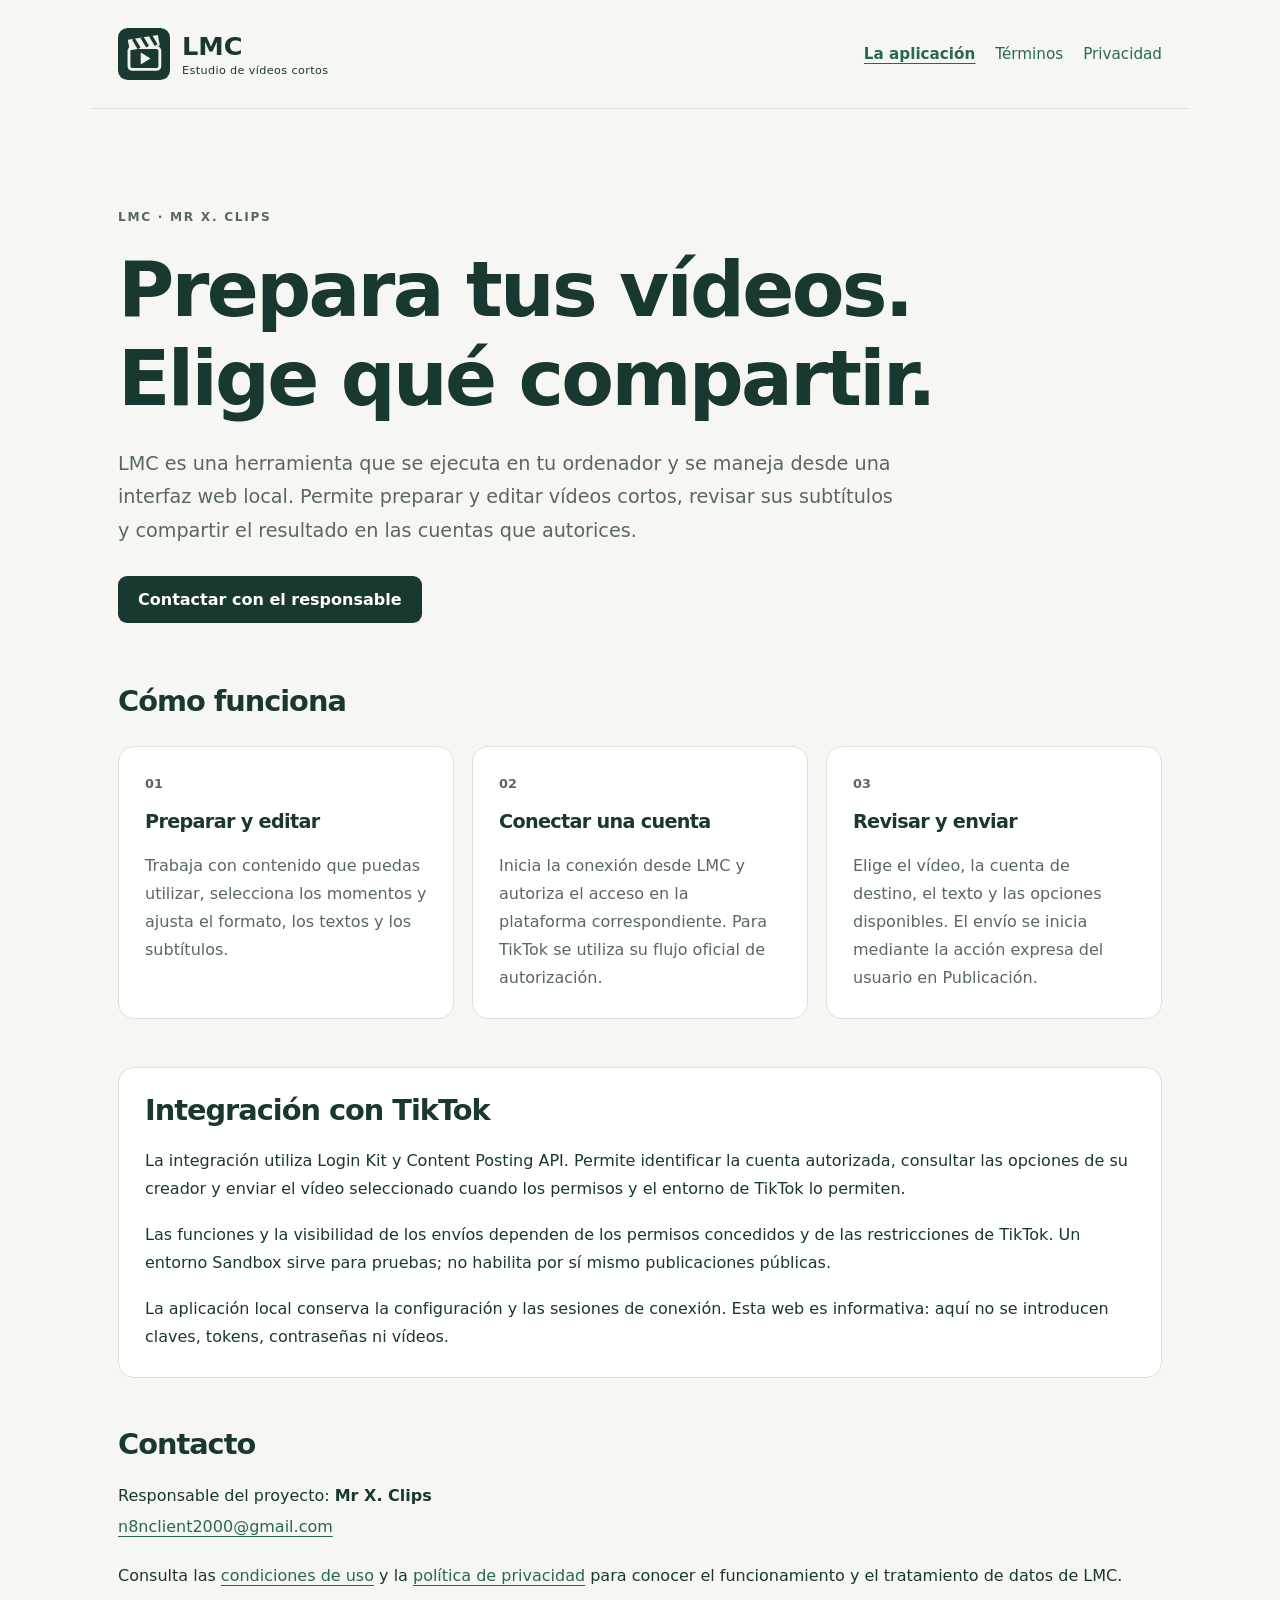
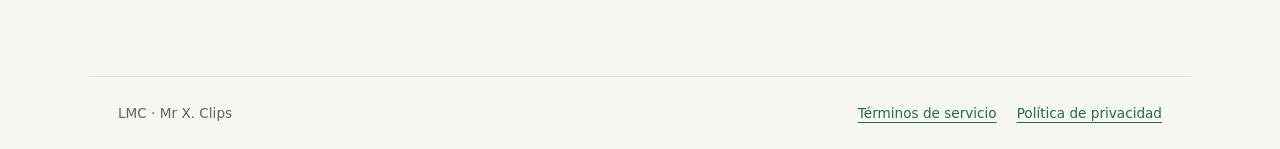
<file: index.html>
<!doctype html>
<html lang="es">
<head>
  <meta charset="utf-8">
  <meta name="viewport" content="width=device-width, initial-scale=1">
  <meta name="description" content="LMC: estudio local para preparar y editar vídeos cortos y compartirlos en cuentas autorizadas.">
  <title>LMC · Estudio de vídeos cortos</title>
  <link rel="icon" href="icon.svg" type="image/svg+xml">
  <link rel="stylesheet" href="styles.css">
</head>
<body>
  <a class="skip" href="#contenido">Ir al contenido</a>
  <header class="site-header">
    <a class="brand" href="index.html"><img src="icon.svg" width="52" height="52" alt=""><span>LMC<small>Estudio de vídeos cortos</small></span></a>
    <nav aria-label="Navegación principal"><a href="index.html" aria-current="page">La aplicación</a><a href="terms.html">Términos</a><a href="privacy.html">Privacidad</a></nav>
  </header>
  <main id="contenido">
    <section class="hero">
      <p class="eyebrow">LMC · Mr X. Clips</p>
      <h1>Prepara tus vídeos.<br>Elige qué compartir.</h1>
      <p class="lead">LMC es una herramienta que se ejecuta en tu ordenador y se maneja desde una interfaz web local. Permite preparar y editar vídeos cortos, revisar sus subtítulos y compartir el resultado en las cuentas que autorices.</p>
      <a class="button" href="mailto:n8nclient2000@gmail.com">Contactar con el responsable</a>
    </section>
    <section aria-labelledby="funciones">
      <h2 id="funciones">Cómo funciona</h2>
      <div class="cards">
        <article><span class="number">01</span><h3>Preparar y editar</h3><p>Trabaja con contenido que puedas utilizar, selecciona los momentos y ajusta el formato, los textos y los subtítulos.</p></article>
        <article><span class="number">02</span><h3>Conectar una cuenta</h3><p>Inicia la conexión desde LMC y autoriza el acceso en la plataforma correspondiente. Para TikTok se utiliza su flujo oficial de autorización.</p></article>
        <article><span class="number">03</span><h3>Revisar y enviar</h3><p>Elige el vídeo, la cuenta de destino, el texto y las opciones disponibles. El envío se inicia mediante la acción expresa del usuario en Publicación.</p></article>
      </div>
    </section>
    <section class="panel" aria-labelledby="tiktok">
      <h2 id="tiktok">Integración con TikTok</h2>
      <p>La integración utiliza Login Kit y Content Posting API. Permite identificar la cuenta autorizada, consultar las opciones de su creador y enviar el vídeo seleccionado cuando los permisos y el entorno de TikTok lo permiten.</p>
      <p>Las funciones y la visibilidad de los envíos dependen de los permisos concedidos y de las restricciones de TikTok. Un entorno Sandbox sirve para pruebas; no habilita por sí mismo publicaciones públicas.</p>
      <p>La aplicación local conserva la configuración y las sesiones de conexión. Esta web es informativa: aquí no se introducen claves, tokens, contraseñas ni vídeos.</p>
    </section>
    <section class="contact" aria-labelledby="contacto">
      <h2 id="contacto">Contacto</h2>
      <address>Responsable del proyecto: <strong>Mr X. Clips</strong><br><a href="mailto:n8nclient2000@gmail.com">n8nclient2000@gmail.com</a></address>
      <p>Consulta las <a href="terms.html">condiciones de uso</a> y la <a href="privacy.html">política de privacidad</a> para conocer el funcionamiento y el tratamiento de datos de LMC.</p>
    </section>
  </main>
  <footer><span>LMC · Mr X. Clips</span><nav aria-label="Información del sitio"><a href="terms.html">Términos de servicio</a><a href="privacy.html">Política de privacidad</a></nav></footer>
</body>
</html>
</file>
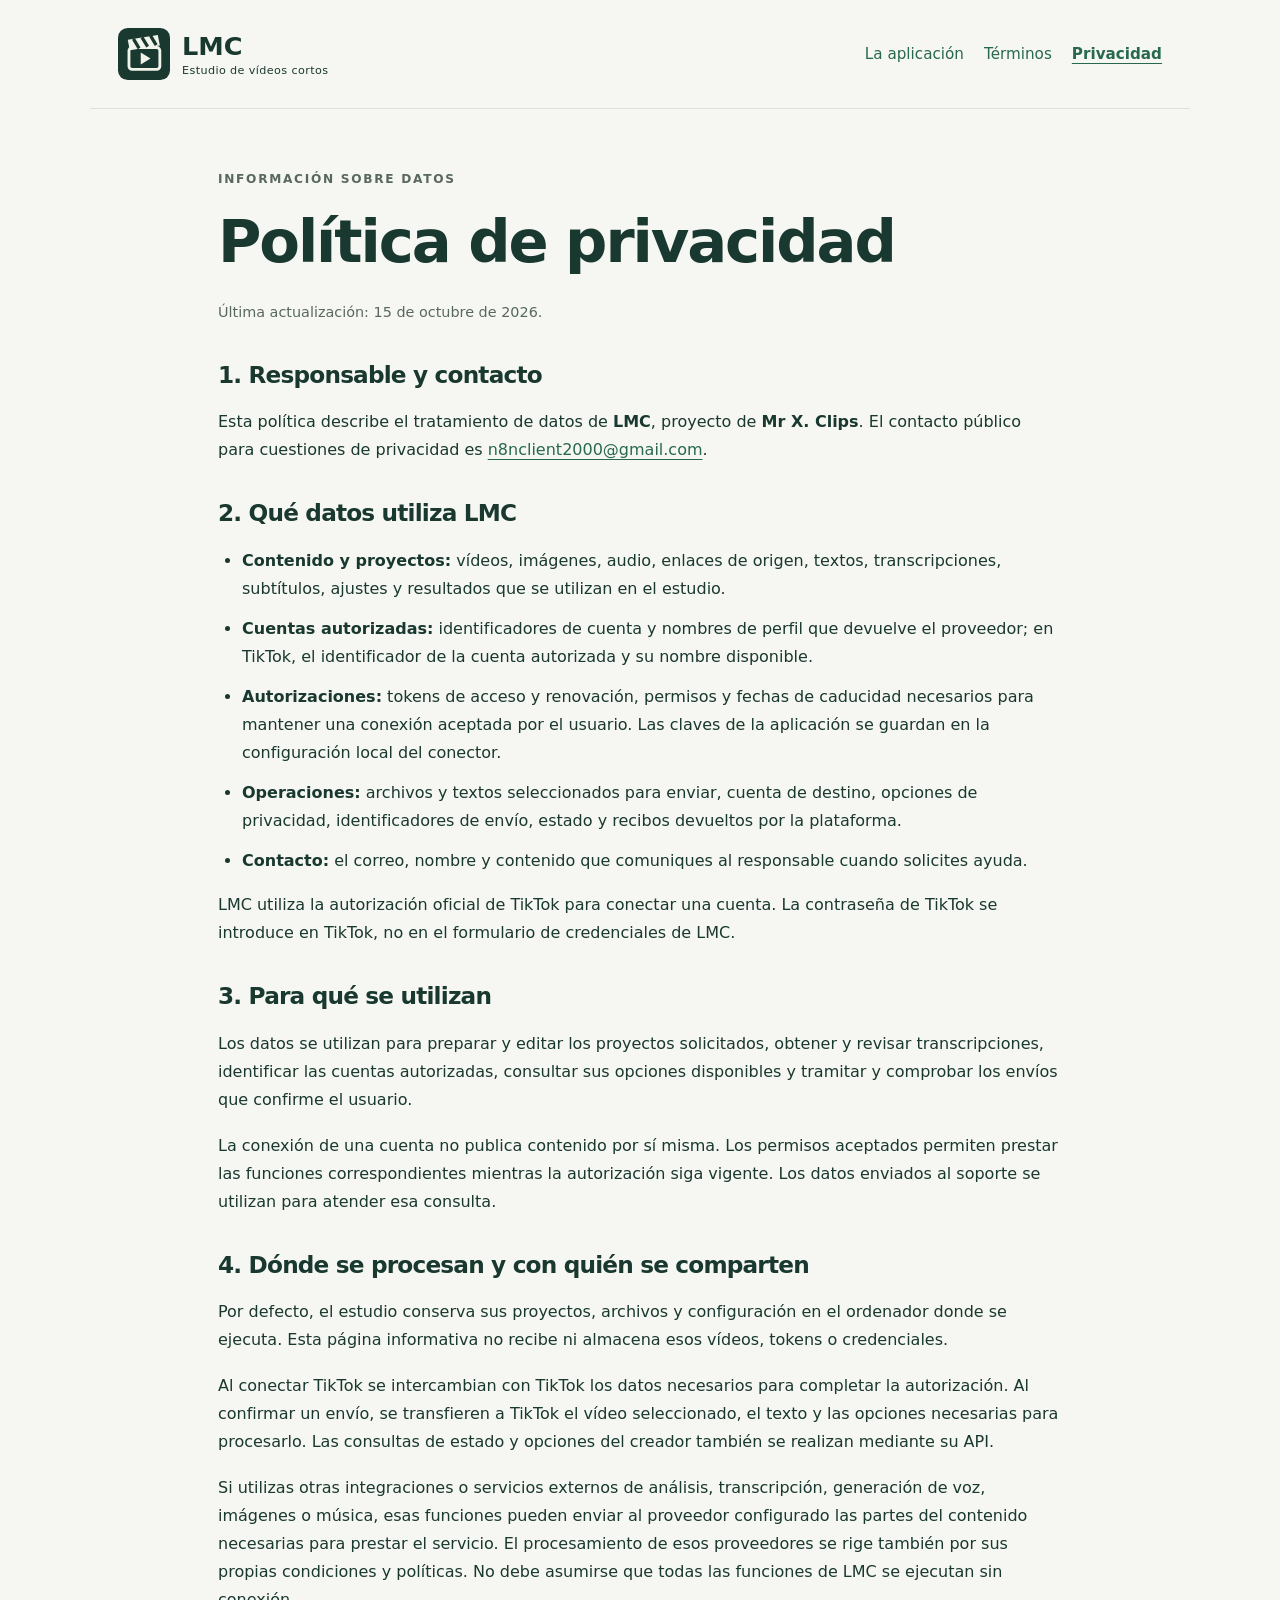
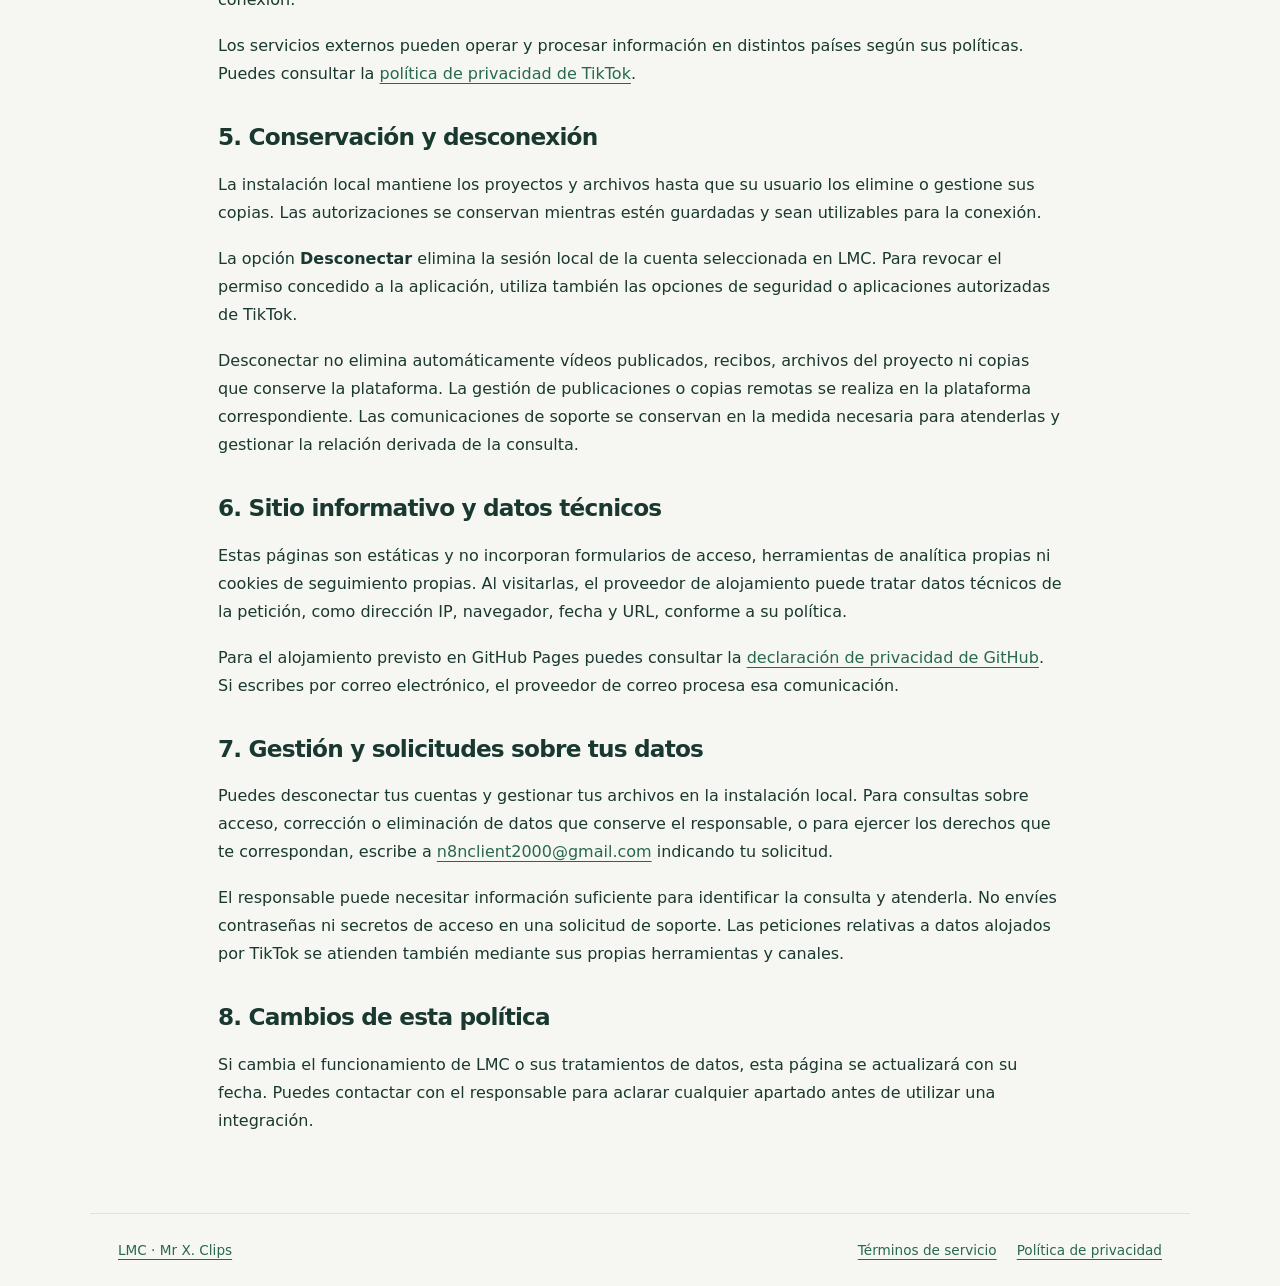
<file: privacy.html>
<!doctype html>
<html lang="es">
<head>
  <meta charset="utf-8">
  <meta name="viewport" content="width=device-width, initial-scale=1">
  <meta name="description" content="Política de privacidad de LMC y sus conexiones con TikTok y otros servicios configurados.">
  <title>Política de privacidad · LMC</title>
  <link rel="icon" href="icon.svg" type="image/svg+xml">
  <link rel="stylesheet" href="styles.css">
</head>
<body>
  <a class="skip" href="#contenido">Ir al contenido</a>
  <header class="site-header">
    <a class="brand" href="index.html"><img src="icon.svg" width="52" height="52" alt=""><span>LMC<small>Estudio de vídeos cortos</small></span></a>
    <nav aria-label="Navegación principal"><a href="index.html">La aplicación</a><a href="terms.html">Términos</a><a href="privacy.html" aria-current="page">Privacidad</a></nav>
  </header>
  <main id="contenido" class="document">
    <p class="eyebrow">Información sobre datos</p>
    <h1>Política de privacidad</h1>
    <p class="updated">Última actualización: 15 de octubre de 2026.</p>
    <section><h2>1. Responsable y contacto</h2><p>Esta política describe el tratamiento de datos de <strong>LMC</strong>, proyecto de <strong>Mr X. Clips</strong>. El contacto público para cuestiones de privacidad es <a href="mailto:n8nclient2000@gmail.com">n8nclient2000@gmail.com</a>.</p></section>
    <section><h2>2. Qué datos utiliza LMC</h2><ul>
      <li><strong>Contenido y proyectos:</strong> vídeos, imágenes, audio, enlaces de origen, textos, transcripciones, subtítulos, ajustes y resultados que se utilizan en el estudio.</li>
      <li><strong>Cuentas autorizadas:</strong> identificadores de cuenta y nombres de perfil que devuelve el proveedor; en TikTok, el identificador de la cuenta autorizada y su nombre disponible.</li>
      <li><strong>Autorizaciones:</strong> tokens de acceso y renovación, permisos y fechas de caducidad necesarios para mantener una conexión aceptada por el usuario. Las claves de la aplicación se guardan en la configuración local del conector.</li>
      <li><strong>Operaciones:</strong> archivos y textos seleccionados para enviar, cuenta de destino, opciones de privacidad, identificadores de envío, estado y recibos devueltos por la plataforma.</li>
      <li><strong>Contacto:</strong> el correo, nombre y contenido que comuniques al responsable cuando solicites ayuda.</li>
    </ul><p>LMC utiliza la autorización oficial de TikTok para conectar una cuenta. La contraseña de TikTok se introduce en TikTok, no en el formulario de credenciales de LMC.</p></section>
    <section><h2>3. Para qué se utilizan</h2><p>Los datos se utilizan para preparar y editar los proyectos solicitados, obtener y revisar transcripciones, identificar las cuentas autorizadas, consultar sus opciones disponibles y tramitar y comprobar los envíos que confirme el usuario.</p><p>La conexión de una cuenta no publica contenido por sí misma. Los permisos aceptados permiten prestar las funciones correspondientes mientras la autorización siga vigente. Los datos enviados al soporte se utilizan para atender esa consulta.</p></section>
    <section><h2>4. Dónde se procesan y con quién se comparten</h2><p>Por defecto, el estudio conserva sus proyectos, archivos y configuración en el ordenador donde se ejecuta. Esta página informativa no recibe ni almacena esos vídeos, tokens o credenciales.</p><p>Al conectar TikTok se intercambian con TikTok los datos necesarios para completar la autorización. Al confirmar un envío, se transfieren a TikTok el vídeo seleccionado, el texto y las opciones necesarias para procesarlo. Las consultas de estado y opciones del creador también se realizan mediante su API.</p><p>Si utilizas otras integraciones o servicios externos de análisis, transcripción, generación de voz, imágenes o música, esas funciones pueden enviar al proveedor configurado las partes del contenido necesarias para prestar el servicio. El procesamiento de esos proveedores se rige también por sus propias condiciones y políticas. No debe asumirse que todas las funciones de LMC se ejecutan sin conexión.</p><p>Los servicios externos pueden operar y procesar información en distintos países según sus políticas. Puedes consultar la <a href="https://www.tiktok.com/legal/privacy-policy" rel="noopener noreferrer">política de privacidad de TikTok</a>.</p></section>
    <section><h2>5. Conservación y desconexión</h2><p>La instalación local mantiene los proyectos y archivos hasta que su usuario los elimine o gestione sus copias. Las autorizaciones se conservan mientras estén guardadas y sean utilizables para la conexión.</p><p>La opción <strong>Desconectar</strong> elimina la sesión local de la cuenta seleccionada en LMC. Para revocar el permiso concedido a la aplicación, utiliza también las opciones de seguridad o aplicaciones autorizadas de TikTok.</p><p>Desconectar no elimina automáticamente vídeos publicados, recibos, archivos del proyecto ni copias que conserve la plataforma. La gestión de publicaciones o copias remotas se realiza en la plataforma correspondiente. Las comunicaciones de soporte se conservan en la medida necesaria para atenderlas y gestionar la relación derivada de la consulta.</p></section>
    <section><h2>6. Sitio informativo y datos técnicos</h2><p>Estas páginas son estáticas y no incorporan formularios de acceso, herramientas de analítica propias ni cookies de seguimiento propias. Al visitarlas, el proveedor de alojamiento puede tratar datos técnicos de la petición, como dirección IP, navegador, fecha y URL, conforme a su política.</p><p>Para el alojamiento previsto en GitHub Pages puedes consultar la <a href="https://docs.github.com/es/site-policy/privacy-policies/github-general-privacy-statement" rel="noopener noreferrer">declaración de privacidad de GitHub</a>. Si escribes por correo electrónico, el proveedor de correo procesa esa comunicación.</p></section>
    <section><h2>7. Gestión y solicitudes sobre tus datos</h2><p>Puedes desconectar tus cuentas y gestionar tus archivos en la instalación local. Para consultas sobre acceso, corrección o eliminación de datos que conserve el responsable, o para ejercer los derechos que te correspondan, escribe a <a href="mailto:n8nclient2000@gmail.com">n8nclient2000@gmail.com</a> indicando tu solicitud.</p><p>El responsable puede necesitar información suficiente para identificar la consulta y atenderla. No envíes contraseñas ni secretos de acceso en una solicitud de soporte. Las peticiones relativas a datos alojados por TikTok se atienden también mediante sus propias herramientas y canales.</p></section>
    <section><h2>8. Cambios de esta política</h2><p>Si cambia el funcionamiento de LMC o sus tratamientos de datos, esta página se actualizará con su fecha. Puedes contactar con el responsable para aclarar cualquier apartado antes de utilizar una integración.</p></section>
  </main>
  <footer><a href="index.html">LMC · Mr X. Clips</a><nav aria-label="Información del sitio"><a href="terms.html">Términos de servicio</a><a href="privacy.html">Política de privacidad</a></nav></footer>
</body>
</html>
</file>
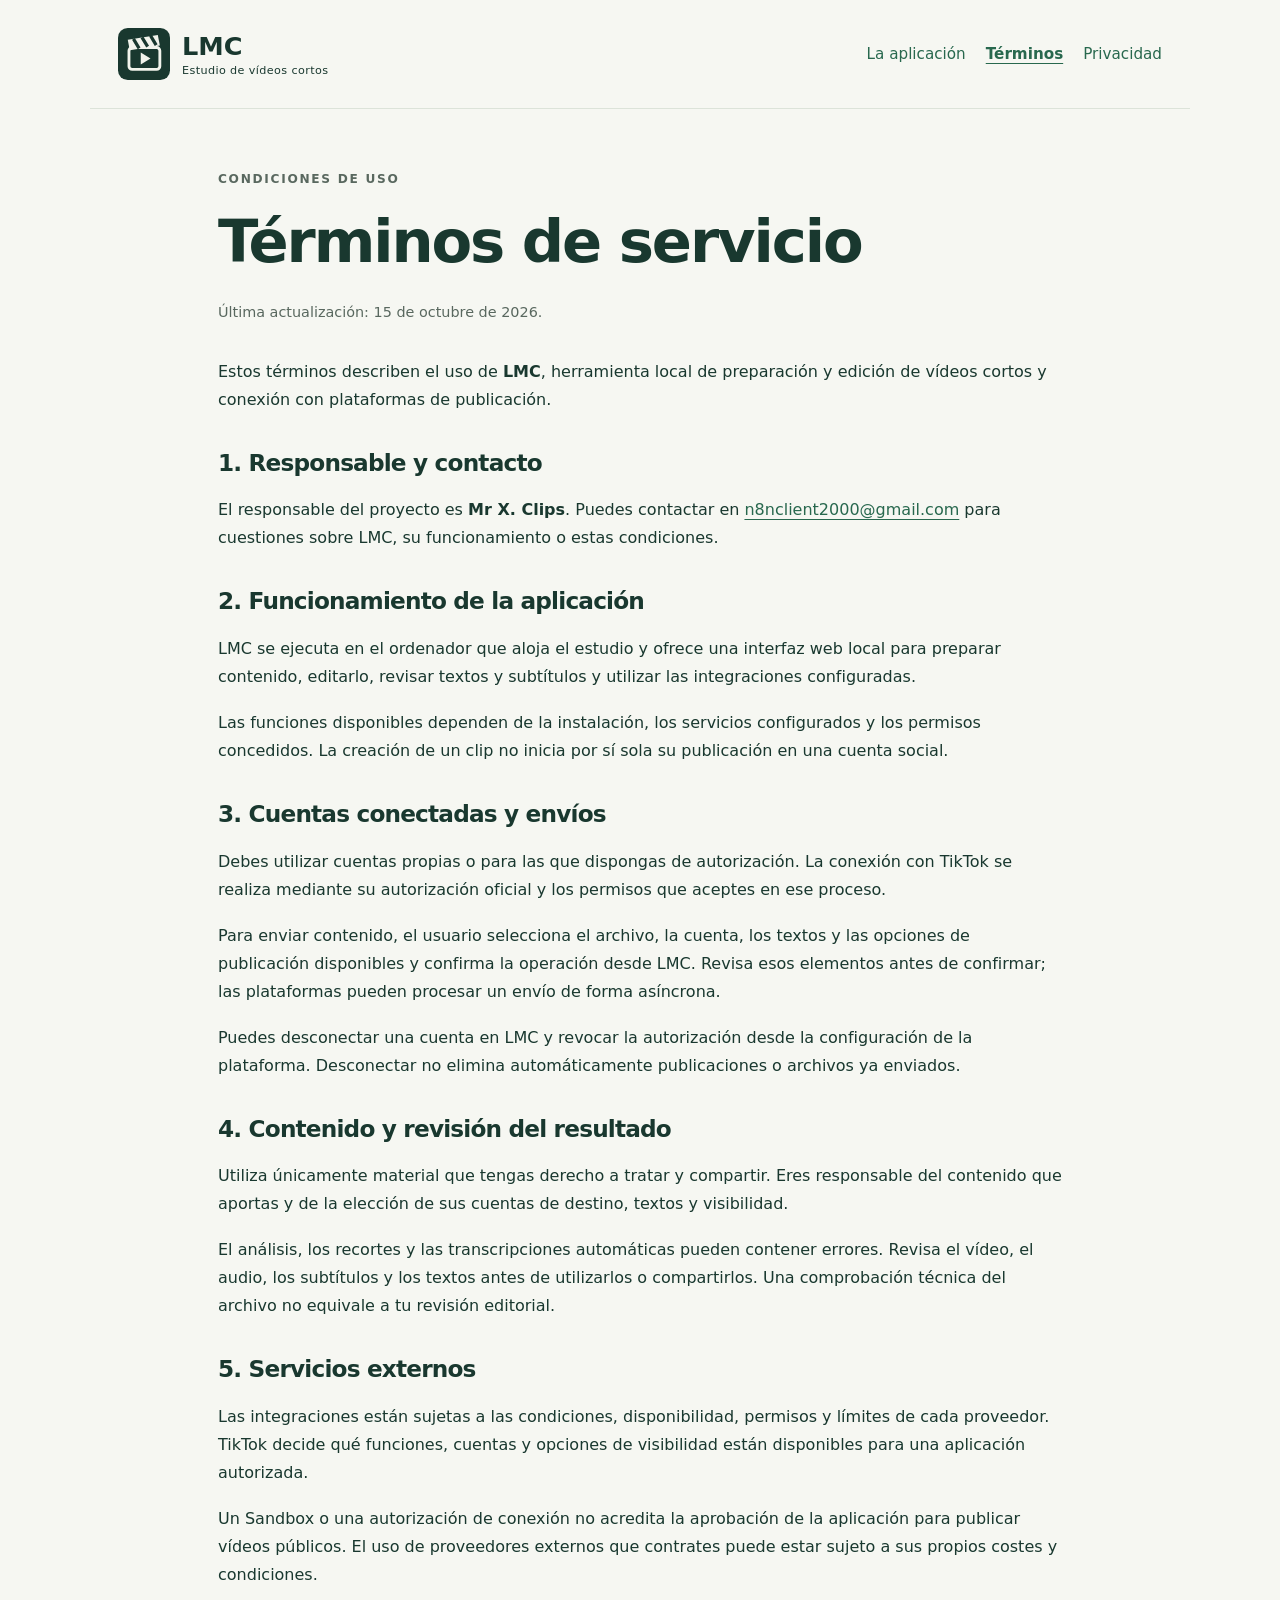
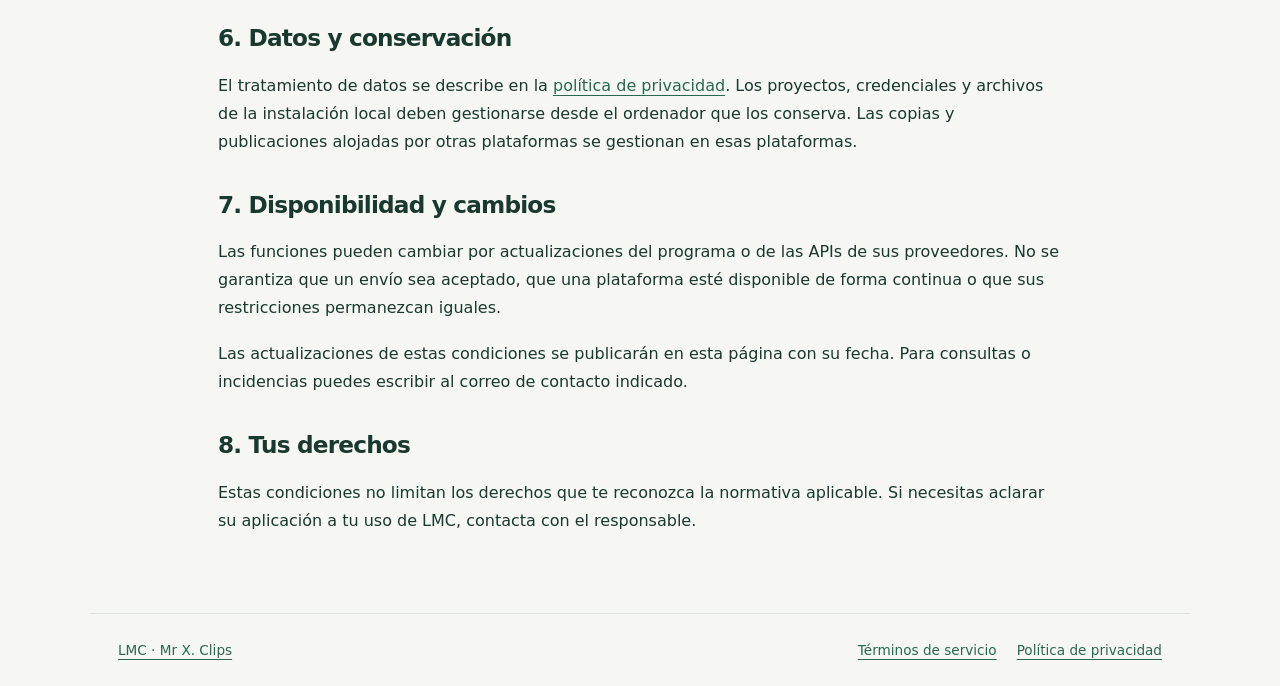
<file: terms.html>
<!doctype html>
<html lang="es">
<head>
  <meta charset="utf-8">
  <meta name="viewport" content="width=device-width, initial-scale=1">
  <meta name="description" content="Términos de servicio de LMC, proyecto de Mr X. Clips.">
  <title>Términos de servicio · LMC</title>
  <link rel="icon" href="icon.svg" type="image/svg+xml">
  <link rel="stylesheet" href="styles.css">
</head>
<body>
  <a class="skip" href="#contenido">Ir al contenido</a>
  <header class="site-header">
    <a class="brand" href="index.html"><img src="icon.svg" width="52" height="52" alt=""><span>LMC<small>Estudio de vídeos cortos</small></span></a>
    <nav aria-label="Navegación principal"><a href="index.html">La aplicación</a><a href="terms.html" aria-current="page">Términos</a><a href="privacy.html">Privacidad</a></nav>
  </header>
  <main id="contenido" class="document">
    <p class="eyebrow">Condiciones de uso</p>
    <h1>Términos de servicio</h1>
    <p class="updated">Última actualización: 15 de octubre de 2026.</p>
    <p>Estos términos describen el uso de <strong>LMC</strong>, herramienta local de preparación y edición de vídeos cortos y conexión con plataformas de publicación.</p>
    <section><h2>1. Responsable y contacto</h2><p>El responsable del proyecto es <strong>Mr X. Clips</strong>. Puedes contactar en <a href="mailto:n8nclient2000@gmail.com">n8nclient2000@gmail.com</a> para cuestiones sobre LMC, su funcionamiento o estas condiciones.</p></section>
    <section><h2>2. Funcionamiento de la aplicación</h2><p>LMC se ejecuta en el ordenador que aloja el estudio y ofrece una interfaz web local para preparar contenido, editarlo, revisar textos y subtítulos y utilizar las integraciones configuradas.</p><p>Las funciones disponibles dependen de la instalación, los servicios configurados y los permisos concedidos. La creación de un clip no inicia por sí sola su publicación en una cuenta social.</p></section>
    <section><h2>3. Cuentas conectadas y envíos</h2><p>Debes utilizar cuentas propias o para las que dispongas de autorización. La conexión con TikTok se realiza mediante su autorización oficial y los permisos que aceptes en ese proceso.</p><p>Para enviar contenido, el usuario selecciona el archivo, la cuenta, los textos y las opciones de publicación disponibles y confirma la operación desde LMC. Revisa esos elementos antes de confirmar; las plataformas pueden procesar un envío de forma asíncrona.</p><p>Puedes desconectar una cuenta en LMC y revocar la autorización desde la configuración de la plataforma. Desconectar no elimina automáticamente publicaciones o archivos ya enviados.</p></section>
    <section><h2>4. Contenido y revisión del resultado</h2><p>Utiliza únicamente material que tengas derecho a tratar y compartir. Eres responsable del contenido que aportas y de la elección de sus cuentas de destino, textos y visibilidad.</p><p>El análisis, los recortes y las transcripciones automáticas pueden contener errores. Revisa el vídeo, el audio, los subtítulos y los textos antes de utilizarlos o compartirlos. Una comprobación técnica del archivo no equivale a tu revisión editorial.</p></section>
    <section><h2>5. Servicios externos</h2><p>Las integraciones están sujetas a las condiciones, disponibilidad, permisos y límites de cada proveedor. TikTok decide qué funciones, cuentas y opciones de visibilidad están disponibles para una aplicación autorizada.</p><p>Un Sandbox o una autorización de conexión no acredita la aprobación de la aplicación para publicar vídeos públicos. El uso de proveedores externos que contrates puede estar sujeto a sus propios costes y condiciones.</p></section>
    <section><h2>6. Datos y conservación</h2><p>El tratamiento de datos se describe en la <a href="privacy.html">política de privacidad</a>. Los proyectos, credenciales y archivos de la instalación local deben gestionarse desde el ordenador que los conserva. Las copias y publicaciones alojadas por otras plataformas se gestionan en esas plataformas.</p></section>
    <section><h2>7. Disponibilidad y cambios</h2><p>Las funciones pueden cambiar por actualizaciones del programa o de las APIs de sus proveedores. No se garantiza que un envío sea aceptado, que una plataforma esté disponible de forma continua o que sus restricciones permanezcan iguales.</p><p>Las actualizaciones de estas condiciones se publicarán en esta página con su fecha. Para consultas o incidencias puedes escribir al correo de contacto indicado.</p></section>
    <section><h2>8. Tus derechos</h2><p>Estas condiciones no limitan los derechos que te reconozca la normativa aplicable. Si necesitas aclarar su aplicación a tu uso de LMC, contacta con el responsable.</p></section>
  </main>
  <footer><a href="index.html">LMC · Mr X. Clips</a><nav aria-label="Información del sitio"><a href="terms.html">Términos de servicio</a><a href="privacy.html">Política de privacidad</a></nav></footer>
</body>
</html>
</file>
<file: styles.css>
:root{color-scheme:light;--ink:#19382f;--muted:#59685f;--paper:#f6f7f2;--line:#dce3d9;--accent:#28684e;font-family:system-ui,-apple-system,BlinkMacSystemFont,"Segoe UI",sans-serif;color:var(--ink);background:var(--paper)}
*{box-sizing:border-box}body{margin:0}a{color:var(--accent);text-underline-offset:4px}a:focus-visible{outline:3px solid #d7a330;outline-offset:5px}img{max-width:100%;height:auto}p,li{line-height:1.75}p{margin:0 0 18px}h1,h2,h3{line-height:1.15;letter-spacing:-.035em}h1{font-size:clamp(2.3rem,6vw,4.8rem);margin:14px 0 24px}h2{font-size:1.8rem;margin:0 0 20px}h3{font-size:1.2rem}.site-header,main,footer{max-width:1100px;margin:auto;padding:28px}.site-header{display:flex;align-items:center;justify-content:space-between;gap:24px;border-bottom:1px solid var(--line)}.brand{display:flex;align-items:center;gap:12px;text-decoration:none;color:var(--ink);font-size:1.6rem;font-weight:800}.brand small{display:block;font-size:.7rem;font-weight:500;letter-spacing:.035em;margin-top:3px}.site-header nav,footer nav{display:flex;gap:20px;flex-wrap:wrap}.site-header nav a{font-size:.95rem;text-decoration:none}.site-header nav a[aria-current=page]{font-weight:750;text-decoration:underline}.hero{padding:70px 0 62px;max-width:860px}.eyebrow{text-transform:uppercase;font-size:.76rem;letter-spacing:.14em;font-weight:750;color:var(--muted)}.lead{font-size:1.2rem;color:var(--muted);max-width:780px}.button{display:inline-block;text-decoration:none;background:var(--ink);color:white;border-radius:9px;padding:14px 20px;margin-top:10px;font-weight:650}.cards{display:grid;grid-template-columns:repeat(3,minmax(0,1fr));gap:18px;margin:28px 0 48px}.cards article,.panel{background:white;border:1px solid var(--line);border-radius:16px;padding:26px}.cards p{margin:0;color:var(--muted)}.number{font-size:.8rem;font-weight:750;color:var(--muted)}.panel{margin:30px 0 50px}.panel p:last-child{margin-bottom:0}.contact{padding:0 0 40px}.contact address{font-style:normal;line-height:1.9;margin-bottom:20px}.document{max-width:900px;padding-top:60px;padding-bottom:60px}.document h1{font-size:clamp(2.1rem,5vw,3.7rem)}.updated{color:var(--muted);font-size:.9rem;margin-bottom:32px}.document section{margin-top:36px}.document h2{font-size:1.45rem}.document li{margin-bottom:12px}.document ul{padding-left:24px}footer{border-top:1px solid var(--line);display:flex;justify-content:space-between;gap:24px;color:var(--muted);font-size:.85rem}.skip{position:absolute;left:12px;top:-80px;background:var(--ink);color:white;padding:12px;border-radius:6px;z-index:2}.skip:focus{top:12px}@media(max-width:700px){.site-header,main,footer{padding:22px}.site-header{align-items:flex-start;flex-direction:column}.site-header nav{gap:18px}.hero{padding:44px 0}.cards{grid-template-columns:1fr}.cards article,.panel{padding:22px}.document{padding-top:38px}footer{flex-direction:column}.document a,.contact a{overflow-wrap:anywhere}}
</file>
